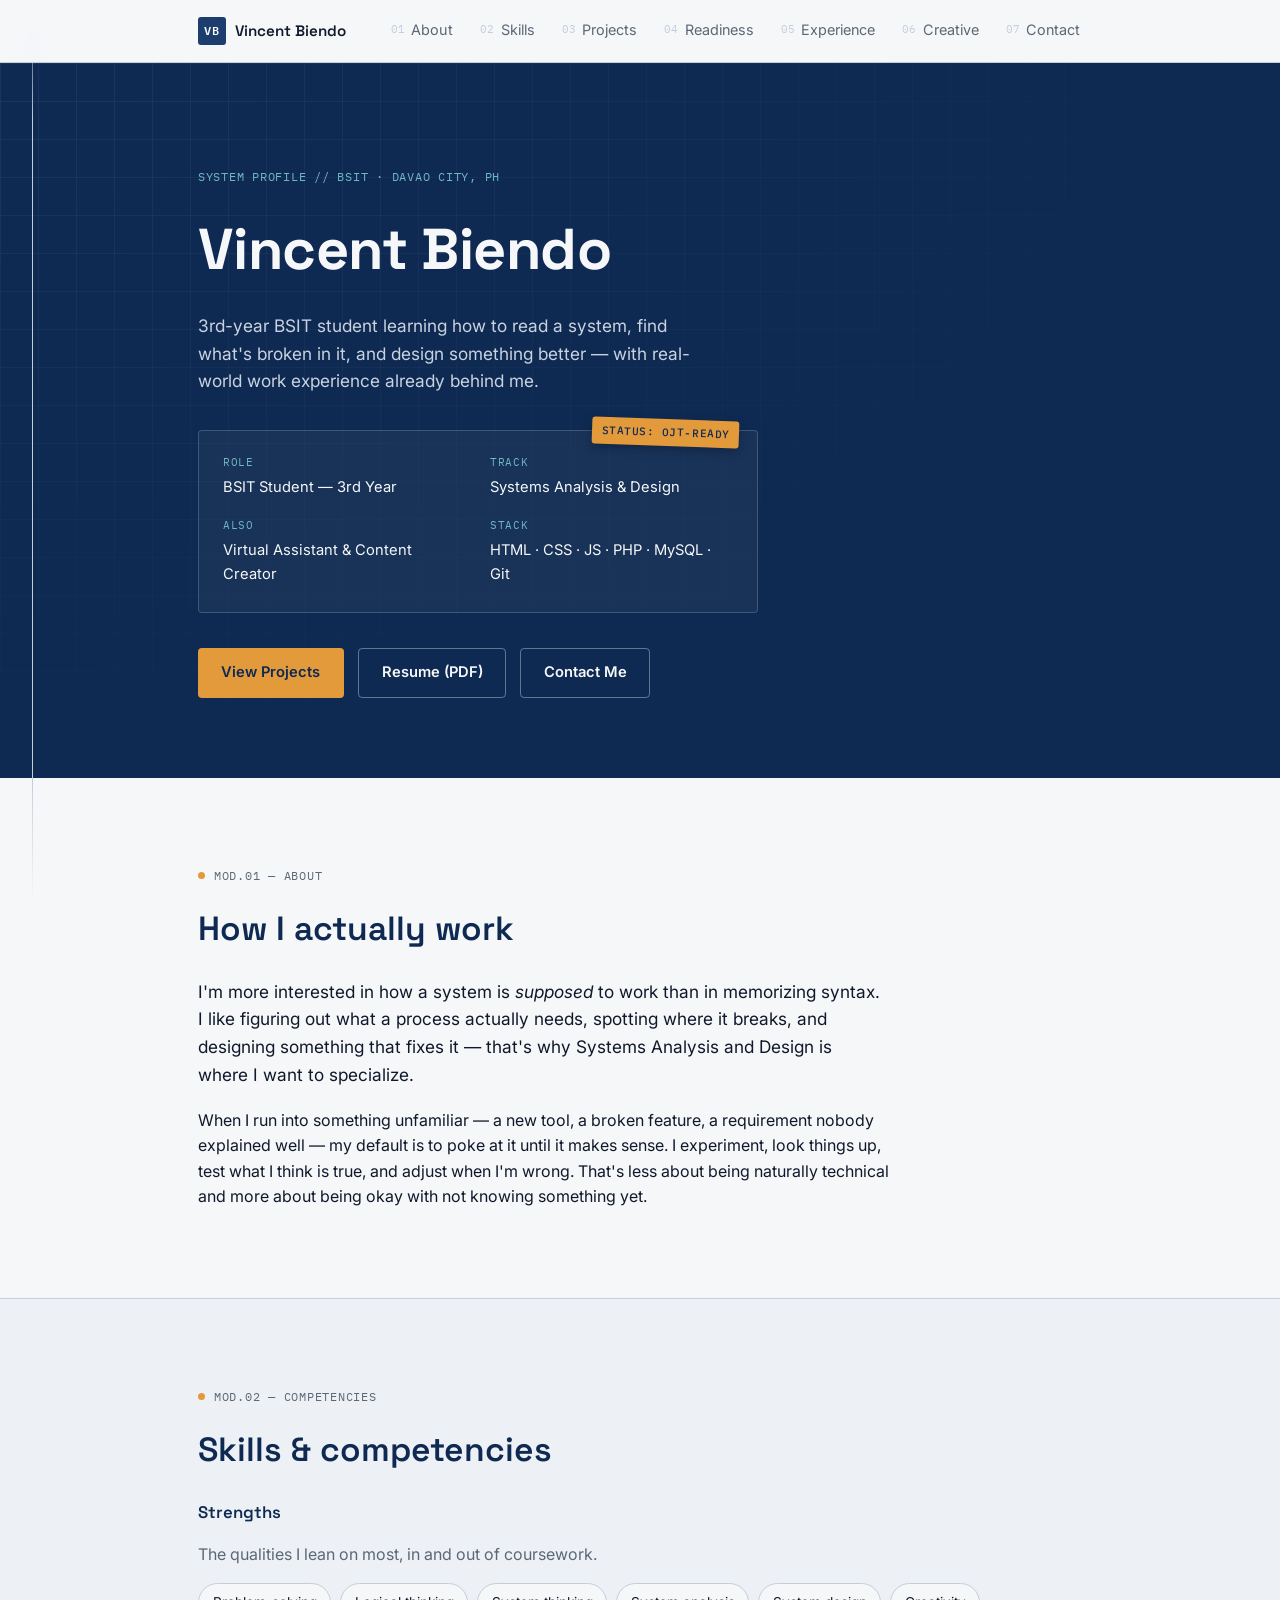
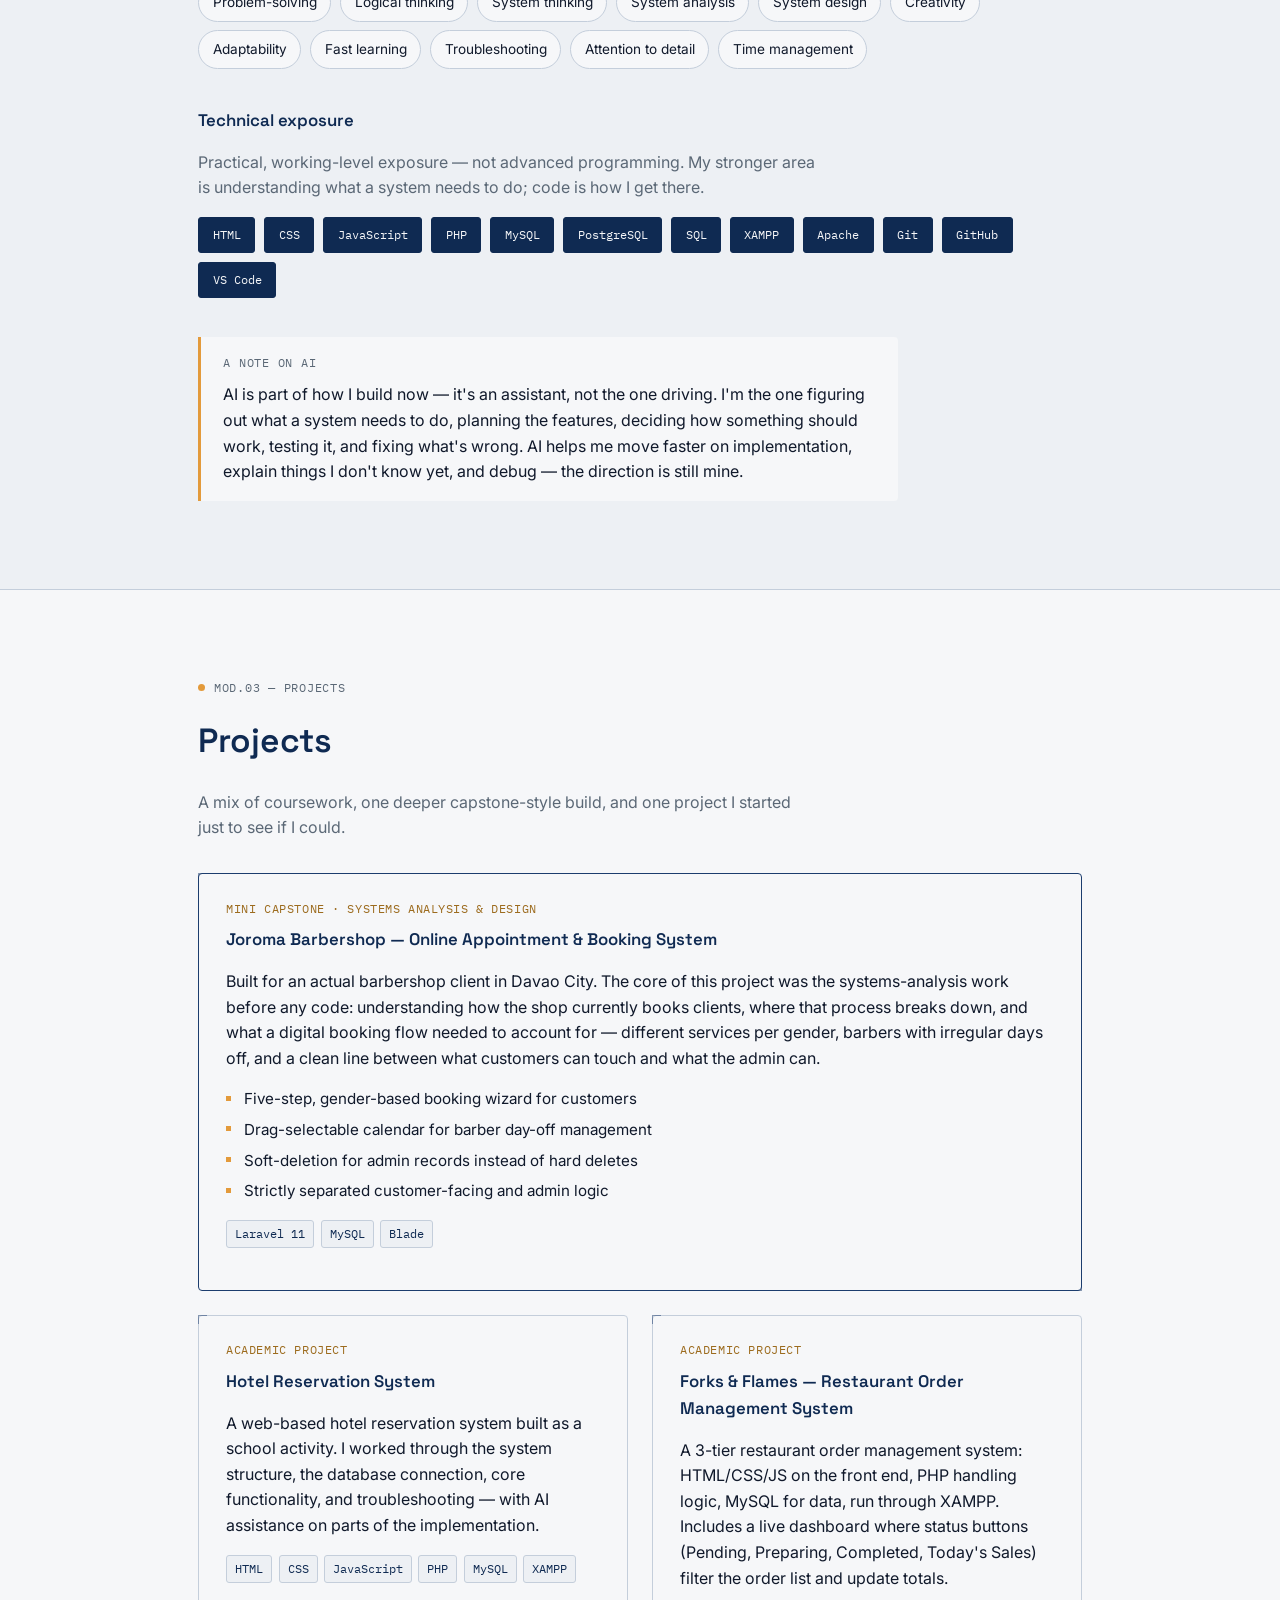
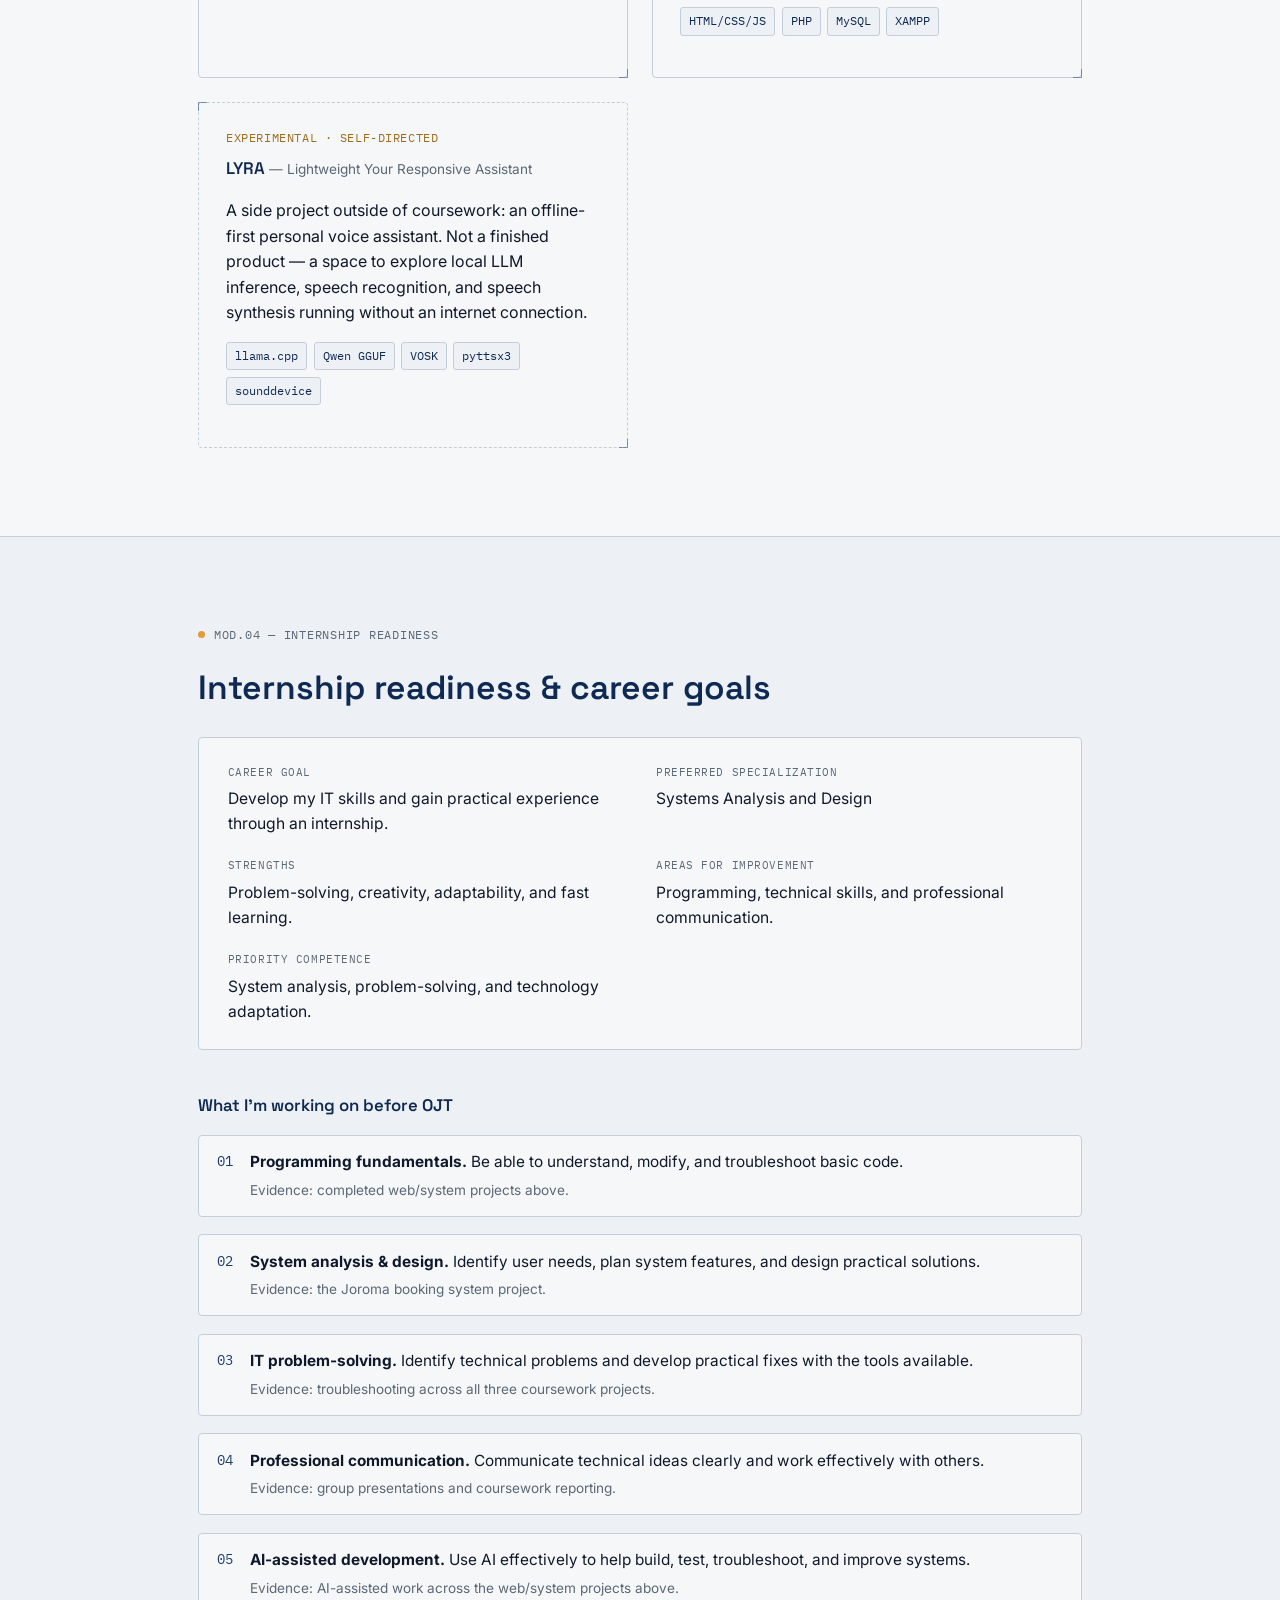
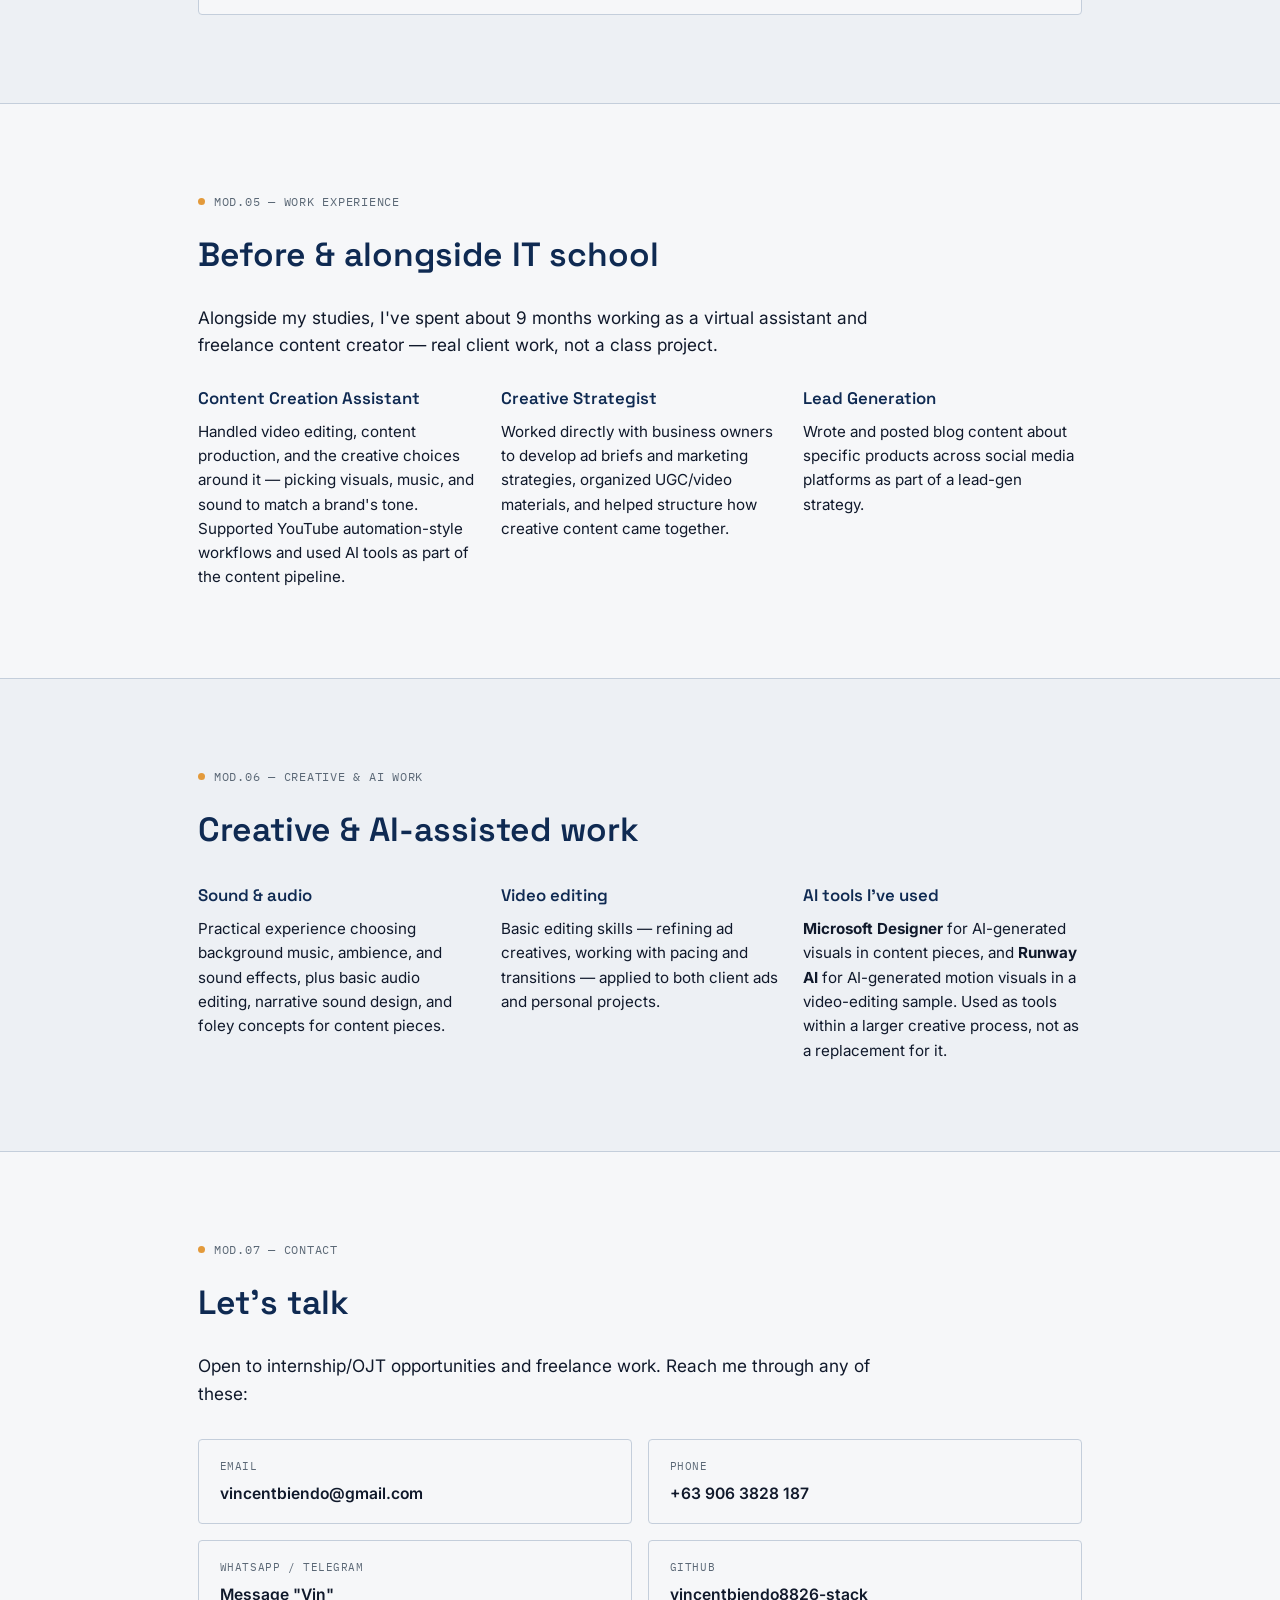
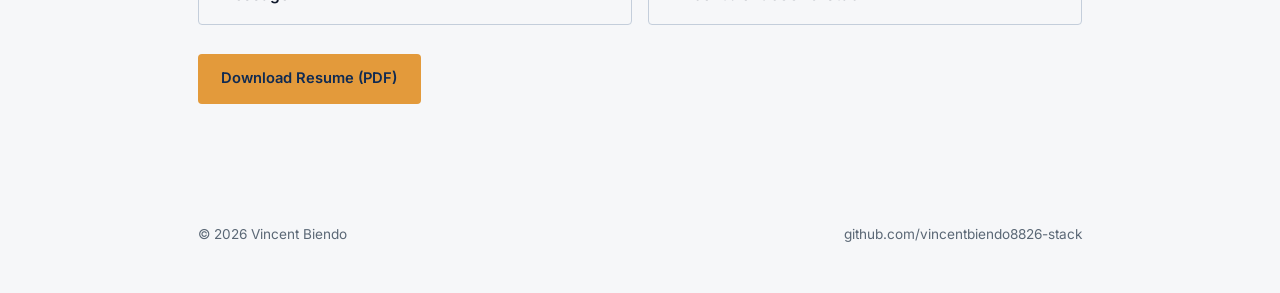
<file: index.html>
<!DOCTYPE html>
<html lang="en">
<head>
<meta charset="UTF-8">
<meta name="viewport" content="width=device-width, initial-scale=1.0">
<title>Vincent Biendo — BSIT Student / Systems Analysis &amp; Design</title>
<meta name="description" content="Vincent Biendo — 3rd-year BSIT student specializing in Systems Analysis and Design, with real-world experience as a virtual assistant and content creator.">
<link rel="icon" href="data:image/svg+xml,%3Csvg xmlns='http://www.w3.org/2000/svg' viewBox='0 0 64 64'%3E%3Crect width='64' height='64' rx='10' fill='%231C3D6E'/%3E%3Ctext x='32' y='42' font-family='Georgia,serif' font-size='28' font-weight='700' fill='%23F6F7F9' text-anchor='middle'%3EVB%3C/text%3E%3C/svg%3E">
<link rel="preconnect" href="https://fonts.googleapis.com">
<link rel="preconnect" href="https://fonts.gstatic.com" crossorigin>
<link href="https://fonts.googleapis.com/css2?family=Space+Grotesk:wght@500;600;700&family=Inter:wght@400;500;600&family=IBM+Plex+Mono:wght@400;500&display=swap" rel="stylesheet">
<link rel="stylesheet" href="style.css">
</head>
<body>

<!-- ============ SPINE ============ -->
<div class="spine" aria-hidden="true"></div>

<!-- ============ NAV ============ -->
<header class="nav" id="top">
  <div class="nav__inner">
    <a href="#top" class="nav__brand">
      <span class="nav__mono">VB</span>
      <span class="nav__name">Vincent&nbsp;Biendo</span>
    </a>
    <button class="nav__toggle" id="navToggle" aria-label="Toggle menu" aria-expanded="false">
      <span></span><span></span><span></span>
    </button>
    <nav class="nav__links" id="navLinks">
      <a href="#about"><span class="tag">01</span>About</a>
      <a href="#skills"><span class="tag">02</span>Skills</a>
      <a href="#projects"><span class="tag">03</span>Projects</a>
      <a href="#readiness"><span class="tag">04</span>Readiness</a>
      <a href="#experience"><span class="tag">05</span>Experience</a>
      <a href="#creative"><span class="tag">06</span>Creative</a>
      <a href="#contact"><span class="tag">07</span>Contact</a>
    </nav>
  </div>
</header>

<main>

<!-- ============ 00 · HERO ============ -->
<section class="hero" id="home">
  <div class="hero__grid" aria-hidden="true"></div>
  <div class="section__inner hero__inner">
    <p class="eyebrow eyebrow--light">SYSTEM PROFILE // BSIT · DAVAO CITY, PH</p>
    <h1 class="hero__title">Vincent Biendo</h1>
    <p class="hero__tagline">3rd-year BSIT student learning how to read a system, find what's broken in it, and design something better — with real-world work experience already behind me.</p>

    <div class="spec-card">
      <div class="spec-card__stamp">STATUS: OJT-READY</div>
      <dl class="spec-card__grid">
        <div><dt>Role</dt><dd>BSIT Student — 3rd Year</dd></div>
        <div><dt>Track</dt><dd>Systems Analysis &amp; Design</dd></div>
        <div><dt>Also</dt><dd>Virtual Assistant &amp; Content Creator</dd></div>
        <div><dt>Stack</dt><dd>HTML · CSS · JS · PHP · MySQL · Git</dd></div>
      </dl>
    </div>

    <div class="hero__cta">
      <a href="#projects" class="btn btn--amber">View Projects</a>
      <a href="assets/Vincent_Biendo_Resume.pdf" class="btn btn--ghost-light" target="_blank" rel="noopener">Resume (PDF)</a>
      <a href="#contact" class="btn btn--ghost-light">Contact Me</a>
    </div>
  </div>
</section>

<!-- ============ 01 · ABOUT ============ -->
<section class="section" id="about">
  <div class="section__inner">
    <p class="eyebrow"><span class="node"></span>MOD.01 — ABOUT</p>
    <h2 class="h2">How I actually work</h2>
    <div class="about__grid">
      <p class="lead">I'm more interested in how a system is <em>supposed</em> to work than in memorizing syntax. I like figuring out what a process actually needs, spotting where it breaks, and designing something that fixes it — that's why Systems Analysis and Design is where I want to specialize.</p>
      <p>When I run into something unfamiliar — a new tool, a broken feature, a requirement nobody explained well — my default is to poke at it until it makes sense. I experiment, look things up, test what I think is true, and adjust when I'm wrong. That's less about being naturally technical and more about being okay with not knowing something yet.</p>
    </div>
  </div>
</section>

<!-- ============ 02 · SKILLS ============ -->
<section class="section section--tint" id="skills">
  <div class="section__inner">
    <p class="eyebrow"><span class="node"></span>MOD.02 — COMPETENCIES</p>
    <h2 class="h2">Skills &amp; competencies</h2>

    <div class="skills__block">
      <h3 class="h3">Strengths</h3>
      <p class="muted">The qualities I lean on most, in and out of coursework.</p>
      <ul class="chip-row">
        <li class="chip">Problem-solving</li>
        <li class="chip">Logical thinking</li>
        <li class="chip">System thinking</li>
        <li class="chip">System analysis</li>
        <li class="chip">System design</li>
        <li class="chip">Creativity</li>
        <li class="chip">Adaptability</li>
        <li class="chip">Fast learning</li>
        <li class="chip">Troubleshooting</li>
        <li class="chip">Attention to detail</li>
        <li class="chip">Time management</li>
      </ul>
    </div>

    <div class="skills__block">
      <h3 class="h3">Technical exposure</h3>
      <p class="muted">Practical, working-level exposure — not advanced programming. My stronger area is understanding what a system needs to do; code is how I get there.</p>
      <ul class="chip-row chip-row--mono">
        <li class="chip chip--mono">HTML</li>
        <li class="chip chip--mono">CSS</li>
        <li class="chip chip--mono">JavaScript</li>
        <li class="chip chip--mono">PHP</li>
        <li class="chip chip--mono">MySQL</li>
        <li class="chip chip--mono">PostgreSQL</li>
        <li class="chip chip--mono">SQL</li>
        <li class="chip chip--mono">XAMPP</li>
        <li class="chip chip--mono">Apache</li>
        <li class="chip chip--mono">Git</li>
        <li class="chip chip--mono">GitHub</li>
        <li class="chip chip--mono">VS Code</li>
      </ul>
    </div>

    <div class="callout">
      <p class="eyebrow eyebrow--small">A NOTE ON AI</p>
      <p>AI is part of how I build now — it's an assistant, not the one driving. I'm the one figuring out what a system needs to do, planning the features, deciding how something should work, testing it, and fixing what's wrong. AI helps me move faster on implementation, explain things I don't know yet, and debug — the direction is still mine.</p>
    </div>
  </div>
</section>

<!-- ============ 03 · PROJECTS ============ -->
<section class="section" id="projects">
  <div class="section__inner">
    <p class="eyebrow"><span class="node"></span>MOD.03 — PROJECTS</p>
    <h2 class="h2">Projects</h2>
    <p class="muted section__intro">A mix of coursework, one deeper capstone-style build, and one project I started just to see if I could.</p>

    <div class="project-grid">

      <article class="project-card project-card--featured">
        <p class="project-card__tag">Mini Capstone · Systems Analysis &amp; Design</p>
        <h3 class="h3">Joroma Barbershop — Online Appointment &amp; Booking System</h3>
        <p>Built for an actual barbershop client in Davao City. The core of this project was the systems-analysis work before any code: understanding how the shop currently books clients, where that process breaks down, and what a digital booking flow needed to account for — different services per gender, barbers with irregular days off, and a clean line between what customers can touch and what the admin can.</p>
        <ul class="feature-list">
          <li>Five-step, gender-based booking wizard for customers</li>
          <li>Drag-selectable calendar for barber day-off management</li>
          <li>Soft-deletion for admin records instead of hard deletes</li>
          <li>Strictly separated customer-facing and admin logic</li>
        </ul>
        <p class="stack"><span class="tag-mono">Laravel 11</span><span class="tag-mono">MySQL</span><span class="tag-mono">Blade</span></p>
        <!-- TODO: add repo/live link once hosted, e.g. <a class="project-link" href="https://github.com/vincentbiendo8826-stack/...">View project →</a> -->
      </article>

      <article class="project-card">
        <p class="project-card__tag">Academic Project</p>
        <h3 class="h3">Hotel Reservation System</h3>
        <p>A web-based hotel reservation system built as a school activity. I worked through the system structure, the database connection, core functionality, and troubleshooting — with AI assistance on parts of the implementation.</p>
        <p class="stack"><span class="tag-mono">HTML</span><span class="tag-mono">CSS</span><span class="tag-mono">JavaScript</span><span class="tag-mono">PHP</span><span class="tag-mono">MySQL</span><span class="tag-mono">XAMPP</span></p>
        <!-- TODO: add repo/live link once hosted -->
      </article>

      <article class="project-card">
        <p class="project-card__tag">Academic Project</p>
        <h3 class="h3">Forks &amp; Flames — Restaurant Order Management System</h3>
        <p>A 3-tier restaurant order management system: HTML/CSS/JS on the front end, PHP handling logic, MySQL for data, run through XAMPP. Includes a live dashboard where status buttons (Pending, Preparing, Completed, Today's Sales) filter the order list and update totals.</p>
        <p class="stack"><span class="tag-mono">HTML/CSS/JS</span><span class="tag-mono">PHP</span><span class="tag-mono">MySQL</span><span class="tag-mono">XAMPP</span></p>
        <!-- TODO: add repo/live link once hosted -->
      </article>

      <article class="project-card project-card--experimental">
        <p class="project-card__tag">Experimental · Self-Directed</p>
        <h3 class="h3">LYRA <span class="project-card__sub">— Lightweight Your Responsive Assistant</span></h3>
        <p>A side project outside of coursework: an offline-first personal voice assistant. Not a finished product — a space to explore local LLM inference, speech recognition, and speech synthesis running without an internet connection.</p>
        <p class="stack"><span class="tag-mono">llama.cpp</span><span class="tag-mono">Qwen GGUF</span><span class="tag-mono">VOSK</span><span class="tag-mono">pyttsx3</span><span class="tag-mono">sounddevice</span></p>
        <!-- TODO: add repo link once hosted -->
      </article>

    </div>
  </div>
</section>

<!-- ============ 04 · INTERNSHIP READINESS ============ -->
<section class="section section--tint" id="readiness">
  <div class="section__inner">
    <p class="eyebrow"><span class="node"></span>MOD.04 — INTERNSHIP READINESS</p>
    <h2 class="h2">Internship readiness &amp; career goals</h2>

    <div class="readiness-sheet">
      <div><dt>Career goal</dt><dd>Develop my IT skills and gain practical experience through an internship.</dd></div>
      <div><dt>Preferred specialization</dt><dd>Systems Analysis and Design</dd></div>
      <div><dt>Strengths</dt><dd>Problem-solving, creativity, adaptability, and fast learning.</dd></div>
      <div><dt>Areas for improvement</dt><dd>Programming, technical skills, and professional communication.</dd></div>
      <div><dt>Priority competence</dt><dd>System analysis, problem-solving, and technology adaptation.</dd></div>
    </div>

    <h3 class="h3 roadmap__heading">What I'm working on before OJT</h3>
    <ol class="roadmap">
      <li>
        <p class="roadmap__goal"><strong>Programming fundamentals.</strong> Be able to understand, modify, and troubleshoot basic code.</p>
        <p class="roadmap__evidence">Evidence: completed web/system projects above.</p>
      </li>
      <li>
        <p class="roadmap__goal"><strong>System analysis &amp; design.</strong> Identify user needs, plan system features, and design practical solutions.</p>
        <p class="roadmap__evidence">Evidence: the Joroma booking system project.</p>
      </li>
      <li>
        <p class="roadmap__goal"><strong>IT problem-solving.</strong> Identify technical problems and develop practical fixes with the tools available.</p>
        <p class="roadmap__evidence">Evidence: troubleshooting across all three coursework projects.</p>
      </li>
      <li>
        <p class="roadmap__goal"><strong>Professional communication.</strong> Communicate technical ideas clearly and work effectively with others.</p>
        <p class="roadmap__evidence">Evidence: group presentations and coursework reporting.</p>
      </li>
      <li>
        <p class="roadmap__goal"><strong>AI-assisted development.</strong> Use AI effectively to help build, test, troubleshoot, and improve systems.</p>
        <p class="roadmap__evidence">Evidence: AI-assisted work across the web/system projects above.</p>
      </li>
    </ol>
  </div>
</section>

<!-- ============ 05 · WORK EXPERIENCE ============ -->
<section class="section" id="experience">
  <div class="section__inner">
    <p class="eyebrow"><span class="node"></span>MOD.05 — WORK EXPERIENCE</p>
    <h2 class="h2">Before &amp; alongside IT school</h2>
    <p class="lead">Alongside my studies, I've spent about 9 months working as a virtual assistant and freelance content creator — real client work, not a class project.</p>

    <div class="exp-grid">
      <div class="exp-item">
        <h3 class="h3">Content Creation Assistant</h3>
        <p>Handled video editing, content production, and the creative choices around it — picking visuals, music, and sound to match a brand's tone. Supported YouTube automation-style workflows and used AI tools as part of the content pipeline.</p>
      </div>
      <div class="exp-item">
        <h3 class="h3">Creative Strategist</h3>
        <p>Worked directly with business owners to develop ad briefs and marketing strategies, organized UGC/video materials, and helped structure how creative content came together.</p>
      </div>
      <div class="exp-item">
        <h3 class="h3">Lead Generation</h3>
        <p>Wrote and posted blog content about specific products across social media platforms as part of a lead-gen strategy.</p>
      </div>
    </div>
  </div>
</section>

<!-- ============ 06 · CREATIVE & AI WORK ============ -->
<section class="section section--tint" id="creative">
  <div class="section__inner">
    <p class="eyebrow"><span class="node"></span>MOD.06 — CREATIVE &amp; AI WORK</p>
    <h2 class="h2">Creative &amp; AI-assisted work</h2>

    <div class="exp-grid">
      <div class="exp-item">
        <h3 class="h3">Sound &amp; audio</h3>
        <p>Practical experience choosing background music, ambience, and sound effects, plus basic audio editing, narrative sound design, and foley concepts for content pieces.</p>
      </div>
      <div class="exp-item">
        <h3 class="h3">Video editing</h3>
        <p>Basic editing skills — refining ad creatives, working with pacing and transitions — applied to both client ads and personal projects.</p>
      </div>
      <div class="exp-item">
        <h3 class="h3">AI tools I've used</h3>
        <p><strong>Microsoft Designer</strong> for AI-generated visuals in content pieces, and <strong>Runway AI</strong> for AI-generated motion visuals in a video-editing sample. Used as tools within a larger creative process, not as a replacement for it.</p>
      </div>
    </div>
  </div>
</section>

<!-- ============ 07 · CONTACT ============ -->
<section class="section section--contact" id="contact">
  <div class="section__inner">
    <p class="eyebrow"><span class="node"></span>MOD.07 — CONTACT</p>
    <h2 class="h2">Let's talk</h2>
    <p class="lead">Open to internship/OJT opportunities and freelance work. Reach me through any of these:</p>

    <div class="contact-grid">
      <a class="contact-item" href="mailto:vincentbiendo@gmail.com">
        <span class="contact-item__label">Email</span>
        <span class="contact-item__value">vincentbiendo@gmail.com</span>
      </a>
      <a class="contact-item" href="tel:+639063828187">
        <span class="contact-item__label">Phone</span>
        <span class="contact-item__value">+63 906 3828 187</span>
      </a>
      <a class="contact-item" href="https://wa.me/639063828187" target="_blank" rel="noopener">
        <span class="contact-item__label">WhatsApp / Telegram</span>
        <span class="contact-item__value">Message "Vin"</span>
      </a>
      <a class="contact-item" href="https://github.com/vincentbiendo8826-stack" target="_blank" rel="noopener">
        <span class="contact-item__label">GitHub</span>
        <span class="contact-item__value">vincentbiendo8826-stack</span>
      </a>
    </div>

    <div class="resume-note">
      <a class="btn btn--amber" href="assets/Vincent_Biendo_Resume.pdf" target="_blank" rel="noopener">Download Resume (PDF)</a>
    </div>
  </div>
</section>

</main>

<footer class="footer">
  <div class="section__inner footer__inner">
    <span>© <span id="year"></span> Vincent Biendo</span>
    <a href="https://github.com/vincentbiendo8826-stack" target="_blank" rel="noopener">github.com/vincentbiendo8826-stack</a>
  </div>
</footer>

<script src="script.js"></script>
</body>
</html>
</file>
<file: style.css>
/* ===================================================================
   TOKENS
   =================================================================== */
:root{
  --paper:    #F6F7F9;
  --paper-2:  #EDF0F4;
  --ink:      #10192B;
  --blueprint:#1C3D6E;
  --blueprint-dark:#0F2A52;
  --amber:    #E39A3B;
  --amber-dark:#9C6B1E;
  --slate:    #5B6876;
  --line:     #C4CEDB;
  --cyan:     #6FB7C4;

  --font-display: 'Space Grotesk', 'Inter', sans-serif;
  --font-body: 'Inter', sans-serif;
  --font-mono: 'IBM Plex Mono', monospace;

  --maxw: 980px;
  --gutter: clamp(1.25rem, 4vw, 3rem);
  --radius: 4px;
}

*,*::before,*::after{ box-sizing:border-box; }
html{ scroll-behavior:smooth; }
@media (prefers-reduced-motion: reduce){
  html{ scroll-behavior:auto; }
  *,*::before,*::after{ animation-duration:0.001ms !important; animation-iteration-count:1 !important; transition-duration:0.001ms !important; scroll-behavior:auto !important; }
}

body{
  margin:0;
  background:var(--paper);
  color:var(--ink);
  font-family:var(--font-body);
  font-size:16px;
  line-height:1.6;
  -webkit-font-smoothing:antialiased;
}

a{ color:inherit; text-decoration:none; }
ul{ list-style:none; margin:0; padding:0; }
dl,dt,dd{ margin:0; padding:0; }
h1,h2,h3{ margin:0; font-family:var(--font-display); color:var(--blueprint-dark); }

.section__inner{
  max-width:var(--maxw);
  margin:0 auto;
  padding:0 var(--gutter);
}

img{ max-width:100%; display:block; }

:focus-visible{
  outline:2px solid var(--amber);
  outline-offset:3px;
}

/* ===================================================================
   SPINE — the connective trace running down the page (desktop only)
   =================================================================== */
.spine{
  position:fixed;
  top:0;
  left:calc(var(--gutter) / 2 + 8px);
  width:1px;
  height:100%;
  background:linear-gradient(to bottom, transparent 0, var(--line) 120px, var(--line) calc(100% - 120px), transparent 100%);
  z-index:1;
  pointer-events:none;
}
@media (max-width: 860px){
  .spine{ display:none; }
}

/* ===================================================================
   NAV
   =================================================================== */
.nav{
  position:sticky;
  top:0;
  z-index:50;
  background:rgba(246,247,249,0.9);
  backdrop-filter:blur(8px);
  border-bottom:1px solid var(--line);
}
.nav__inner{
  max-width:var(--maxw);
  margin:0 auto;
  padding:0.85rem var(--gutter);
  display:flex;
  align-items:center;
  justify-content:space-between;
}
.nav__brand{
  display:flex;
  align-items:center;
  gap:0.6rem;
  font-family:var(--font-display);
  font-weight:600;
}
.nav__mono{
  font-family:var(--font-mono);
  font-size:0.75rem;
  background:var(--blueprint);
  color:var(--paper);
  padding:0.25rem 0.4rem;
  border-radius:3px;
  letter-spacing:0.04em;
}
.nav__name{ font-size:0.95rem; }
.nav__links{
  display:flex;
  gap:1.5rem;
}
.nav__links a{
  display:flex;
  align-items:center;
  gap:0.4rem;
  font-size:0.9rem;
  color:var(--slate);
  padding:0.3rem 0.1rem;
  border-bottom:2px solid transparent;
  transition:color 0.15s ease, border-color 0.15s ease;
}
.nav__links a:hover{ color:var(--ink); border-color:var(--amber); }
.nav__links .tag{
  font-family:var(--font-mono);
  font-size:0.7rem;
  color:var(--line);
}
.nav__toggle{
  display:none;
  flex-direction:column;
  gap:4px;
  background:none;
  border:0;
  cursor:pointer;
  padding:0.4rem;
}
.nav__toggle span{
  width:20px;
  height:2px;
  background:var(--ink);
  display:block;
}

@media (max-width: 860px){
  .nav__toggle{ display:flex; }
  .nav__links{
    position:absolute;
    top:100%;
    left:0;
    right:0;
    background:var(--paper);
    border-bottom:1px solid var(--line);
    flex-direction:column;
    gap:0;
    max-height:0;
    overflow:hidden;
    transition:max-height 0.25s ease;
  }
  .nav__links.is-open{ max-height:400px; }
  .nav__links a{
    padding:0.9rem var(--gutter);
    border-bottom:1px solid var(--paper-2);
    border-left:2px solid transparent;
  }
  .nav__links a:hover{ border-color:transparent; border-left-color:var(--amber); }
}

/* ===================================================================
   HERO — blueprint panel + spec card (signature element)
   =================================================================== */
.hero{
  position:relative;
  background:var(--blueprint-dark);
  color:var(--paper);
  overflow:hidden;
  padding:clamp(3.5rem, 9vw, 6.5rem) 0 clamp(3rem, 7vw, 5rem);
}
.hero__grid{
  position:absolute;
  inset:0;
  background-image:
    linear-gradient(rgba(255,255,255,0.05) 1px, transparent 1px),
    linear-gradient(90deg, rgba(255,255,255,0.05) 1px, transparent 1px);
  background-size:38px 38px;
  mask-image:radial-gradient(ellipse at top left, black 0%, transparent 75%);
}
.hero__inner{ position:relative; z-index:2; }

.eyebrow{
  font-family:var(--font-mono);
  font-size:0.78rem;
  letter-spacing:0.06em;
  color:var(--slate);
  display:flex;
  align-items:center;
  gap:0.55rem;
  margin:0 0 1rem;
  text-transform:uppercase;
}
.eyebrow--light{ color:var(--cyan); }
.eyebrow--small{ margin-bottom:0.6rem; }
.node{
  width:7px; height:7px;
  border-radius:50%;
  background:var(--amber);
  flex:none;
}

.hero__title{
  font-size:clamp(2.4rem, 6vw, 3.6rem);
  font-weight:700;
  color:var(--paper);
  letter-spacing:-0.01em;
  margin-bottom:0.9rem;
  animation:rise 0.6s ease both;
}
.hero__tagline{
  max-width:46ch;
  font-size:1.08rem;
  color:#C9D3E0;
  margin-bottom:2.2rem;
  animation:rise 0.6s ease 0.1s both;
}

.spec-card{
  position:relative;
  background:rgba(255,255,255,0.04);
  border:1px solid rgba(255,255,255,0.18);
  border-radius:var(--radius);
  padding:1.4rem 1.5rem 1.6rem;
  max-width:560px;
  animation:rise 0.6s ease 0.2s both;
}
.spec-card__stamp{
  position:absolute;
  top:-12px;
  right:18px;
  background:var(--amber);
  color:var(--blueprint-dark);
  font-family:var(--font-mono);
  font-size:0.68rem;
  font-weight:500;
  letter-spacing:0.05em;
  padding:0.3rem 0.6rem;
  border-radius:3px;
  transform:rotate(2deg);
  box-shadow:0 3px 10px rgba(0,0,0,0.25);
}
.spec-card__grid{
  display:grid;
  grid-template-columns:1fr 1fr;
  gap:1.1rem 1.5rem;
}
.spec-card__grid dt{
  font-family:var(--font-mono);
  font-size:0.68rem;
  letter-spacing:0.06em;
  text-transform:uppercase;
  color:var(--cyan);
  margin-bottom:0.3rem;
}
.spec-card__grid dd{
  font-size:0.92rem;
  color:var(--paper);
  margin:0;
}

.hero__cta{
  display:flex;
  gap:0.9rem;
  margin-top:2.2rem;
  flex-wrap:wrap;
  animation:rise 0.6s ease 0.3s both;
}

@keyframes rise{
  from{ opacity:0; transform:translateY(14px); }
  to{ opacity:1; transform:translateY(0); }
}

/* ===================================================================
   BUTTONS
   =================================================================== */
.btn{
  display:inline-flex;
  align-items:center;
  gap:0.4rem;
  font-family:var(--font-body);
  font-weight:600;
  font-size:0.92rem;
  padding:0.75rem 1.4rem;
  border-radius:var(--radius);
  border:1px solid transparent;
  cursor:pointer;
  transition:transform 0.15s ease, background 0.15s ease, border-color 0.15s ease;
}
.btn--amber{
  background:var(--amber);
  color:var(--blueprint-dark);
}
.btn--amber:hover{ transform:translateY(-1px); background:#ecab52; }
.btn--ghost-light{
  border-color:rgba(255,255,255,0.35);
  color:var(--paper);
}
.btn--ghost-light:hover{ border-color:var(--amber); color:var(--amber); }
.btn--disabled{
  background:var(--paper-2);
  color:var(--slate);
  border:1px dashed var(--line);
  cursor:default;
}

/* ===================================================================
   GENERIC SECTIONS
   =================================================================== */
.section{
  padding:clamp(3.5rem, 8vw, 5.5rem) 0;
  position:relative;
  border-bottom:1px solid var(--line);
}
.section--tint{ background:var(--paper-2); }
.section--contact{ border-bottom:none; }

.h2{
  font-size:clamp(1.6rem, 4vw, 2.1rem);
  font-weight:600;
  margin-bottom:1.4rem;
}
.h3{
  font-size:1.05rem;
  font-weight:600;
  color:var(--blueprint-dark);
  margin-bottom:0.5rem;
}
.lead{
  font-size:1.08rem;
  max-width:62ch;
}
.muted{
  color:var(--slate);
  max-width:62ch;
}
.section__intro{ margin-bottom:2rem; }

.about__grid{
  display:grid;
  gap:1.2rem;
  max-width:70ch;
}
.about__grid p{ margin:0; }

/* reveal-on-scroll (project cards only — see script.js) */
.reveal{
  opacity:0;
  transform:translateY(10px);
  transition:opacity 0.4s ease, transform 0.4s ease;
}
.reveal.is-visible{
  opacity:1;
  transform:translateY(0);
}

/* ===================================================================
   SKILLS / CHIPS
   =================================================================== */
.skills__block{ margin-bottom:2.4rem; }
.chip-row{
  display:flex;
  flex-wrap:wrap;
  gap:0.55rem;
  margin-top:1rem;
}
.chip{
  font-size:0.85rem;
  background:var(--paper);
  border:1px solid var(--line);
  padding:0.45rem 0.85rem;
  border-radius:100px;
  color:var(--ink);
}
.chip.chip--mono{
  font-family:var(--font-mono);
  font-size:0.78rem;
  border-radius:3px;
  background:var(--blueprint-dark);
  color:var(--paper);
  border-color:var(--blueprint-dark);
}

.callout{
  border-left:3px solid var(--amber);
  padding:1rem 1.4rem;
  background:var(--paper);
  border-radius:0 var(--radius) var(--radius) 0;
  max-width:70ch;
}
.callout p:last-child{ margin:0; }

/* ===================================================================
   PROJECTS
   =================================================================== */
.project-grid{
  display:grid;
  grid-template-columns:repeat(2, 1fr);
  gap:1.5rem;
  margin-top:1rem;
}
.project-card{
  position:relative;
  background:var(--paper);
  border:1px solid var(--line);
  border-radius:var(--radius);
  padding:1.6rem 1.7rem;
}
.project-card::before,
.project-card::after{
  content:"";
  position:absolute;
  width:9px; height:9px;
  border:1px solid var(--blueprint);
  opacity:0.5;
}
.project-card::before{ top:-1px; left:-1px; border-right:0; border-bottom:0; }
.project-card::after{ bottom:-1px; right:-1px; border-left:0; border-top:0; }
.project-card--featured{
  grid-column:1 / -1;
  border-color:var(--blueprint);
  border-width:1.5px;
}
.project-card--experimental{
  border-style:dashed;
}
.project-card__tag{
  font-family:var(--font-mono);
  font-size:0.72rem;
  letter-spacing:0.05em;
  text-transform:uppercase;
  color:var(--amber-dark);
  margin:0 0 0.5rem;
}
.project-card__sub{
  font-family:var(--font-body);
  font-weight:400;
  font-size:0.85rem;
  color:var(--slate);
}
.feature-list{
  margin:0.8rem 0 0.9rem;
  display:grid;
  gap:0.4rem;
}
.feature-list li{
  position:relative;
  padding-left:1.1rem;
  font-size:0.95rem;
}
.feature-list li::before{
  content:"";
  position:absolute;
  left:0; top:0.55em;
  width:5px; height:5px;
  background:var(--amber);
}
.stack{
  display:flex;
  flex-wrap:wrap;
  gap:0.4rem;
  margin-top:1rem;
}
.tag-mono{
  font-family:var(--font-mono);
  font-size:0.72rem;
  color:var(--blueprint-dark);
  background:var(--paper-2);
  border:1px solid var(--line);
  padding:0.25rem 0.5rem;
  border-radius:3px;
}
.project-link{
  display:inline-block;
  margin-top:1rem;
  font-size:0.9rem;
  font-weight:600;
  color:var(--blueprint);
  border-bottom:1px solid var(--blueprint);
}

@media (max-width: 720px){
  .project-grid{ grid-template-columns:1fr; }
  .project-card--featured{ grid-column:auto; }
}

/* ===================================================================
   READINESS
   =================================================================== */
.readiness-sheet{
  display:grid;
  grid-template-columns:repeat(2, 1fr);
  gap:1.3rem 2rem;
  padding:1.6rem 1.8rem;
  background:var(--paper);
  border:1px solid var(--line);
  border-radius:var(--radius);
  margin-bottom:2.6rem;
}
.readiness-sheet dt{
  font-family:var(--font-mono);
  font-size:0.7rem;
  letter-spacing:0.05em;
  text-transform:uppercase;
  color:var(--slate);
  margin-bottom:0.3rem;
}
.readiness-sheet dd{
  font-size:0.98rem;
  margin:0;
}
@media (max-width: 640px){
  .readiness-sheet{ grid-template-columns:1fr; }
}

.roadmap__heading{ margin-bottom:1rem; }
.roadmap{
  display:grid;
  gap:1.1rem;
  counter-reset:step;
  margin:0;
  padding:0;
}
.roadmap li{
  list-style:none;
  position:relative;
  padding:0.9rem 1.2rem 0.9rem 3.2rem;
  background:var(--paper);
  border:1px solid var(--line);
  border-radius:var(--radius);
}
.roadmap li::before{
  counter-increment:step;
  content:counter(step, decimal-leading-zero);
  position:absolute;
  left:1.1rem;
  top:0.95rem;
  font-family:var(--font-mono);
  font-size:0.85rem;
  color:var(--blueprint);
}
.roadmap__goal{ margin:0 0 0.3rem; font-size:0.96rem; }
.roadmap__evidence{ margin:0; font-size:0.85rem; color:var(--slate); }

/* ===================================================================
   EXPERIENCE / CREATIVE
   =================================================================== */
.exp-grid{
  display:grid;
  grid-template-columns:repeat(3, 1fr);
  gap:1.5rem;
  margin-top:1.6rem;
}
.exp-item p{ font-size:0.95rem; margin:0; }
@media (max-width: 760px){
  .exp-grid{ grid-template-columns:1fr; }
}

/* ===================================================================
   CONTACT
   =================================================================== */
.contact-grid{
  display:grid;
  grid-template-columns:repeat(2, 1fr);
  gap:1rem;
  margin:2rem 0 1.8rem;
}
.contact-item{
  display:flex;
  flex-direction:column;
  gap:0.3rem;
  padding:1.1rem 1.3rem;
  background:var(--paper);
  border:1px solid var(--line);
  border-radius:var(--radius);
  transition:border-color 0.15s ease, transform 0.15s ease;
}
.contact-item:hover{ border-color:var(--amber); transform:translateY(-2px); }
.contact-item__label{
  font-family:var(--font-mono);
  font-size:0.7rem;
  letter-spacing:0.05em;
  text-transform:uppercase;
  color:var(--slate);
}
.contact-item__value{ font-weight:600; font-size:0.98rem; }
@media (max-width: 600px){
  .contact-grid{ grid-template-columns:1fr; }
}
.resume-note{ margin-top:0.5rem; }

/* ===================================================================
   FOOTER
   =================================================================== */
.footer{
  padding:2rem 0 3rem;
  color:var(--slate);
  font-size:0.85rem;
}
.footer__inner{
  display:flex;
  justify-content:space-between;
  flex-wrap:wrap;
  gap:0.6rem;
}
.footer a:hover{ color:var(--blueprint); }
</file>
